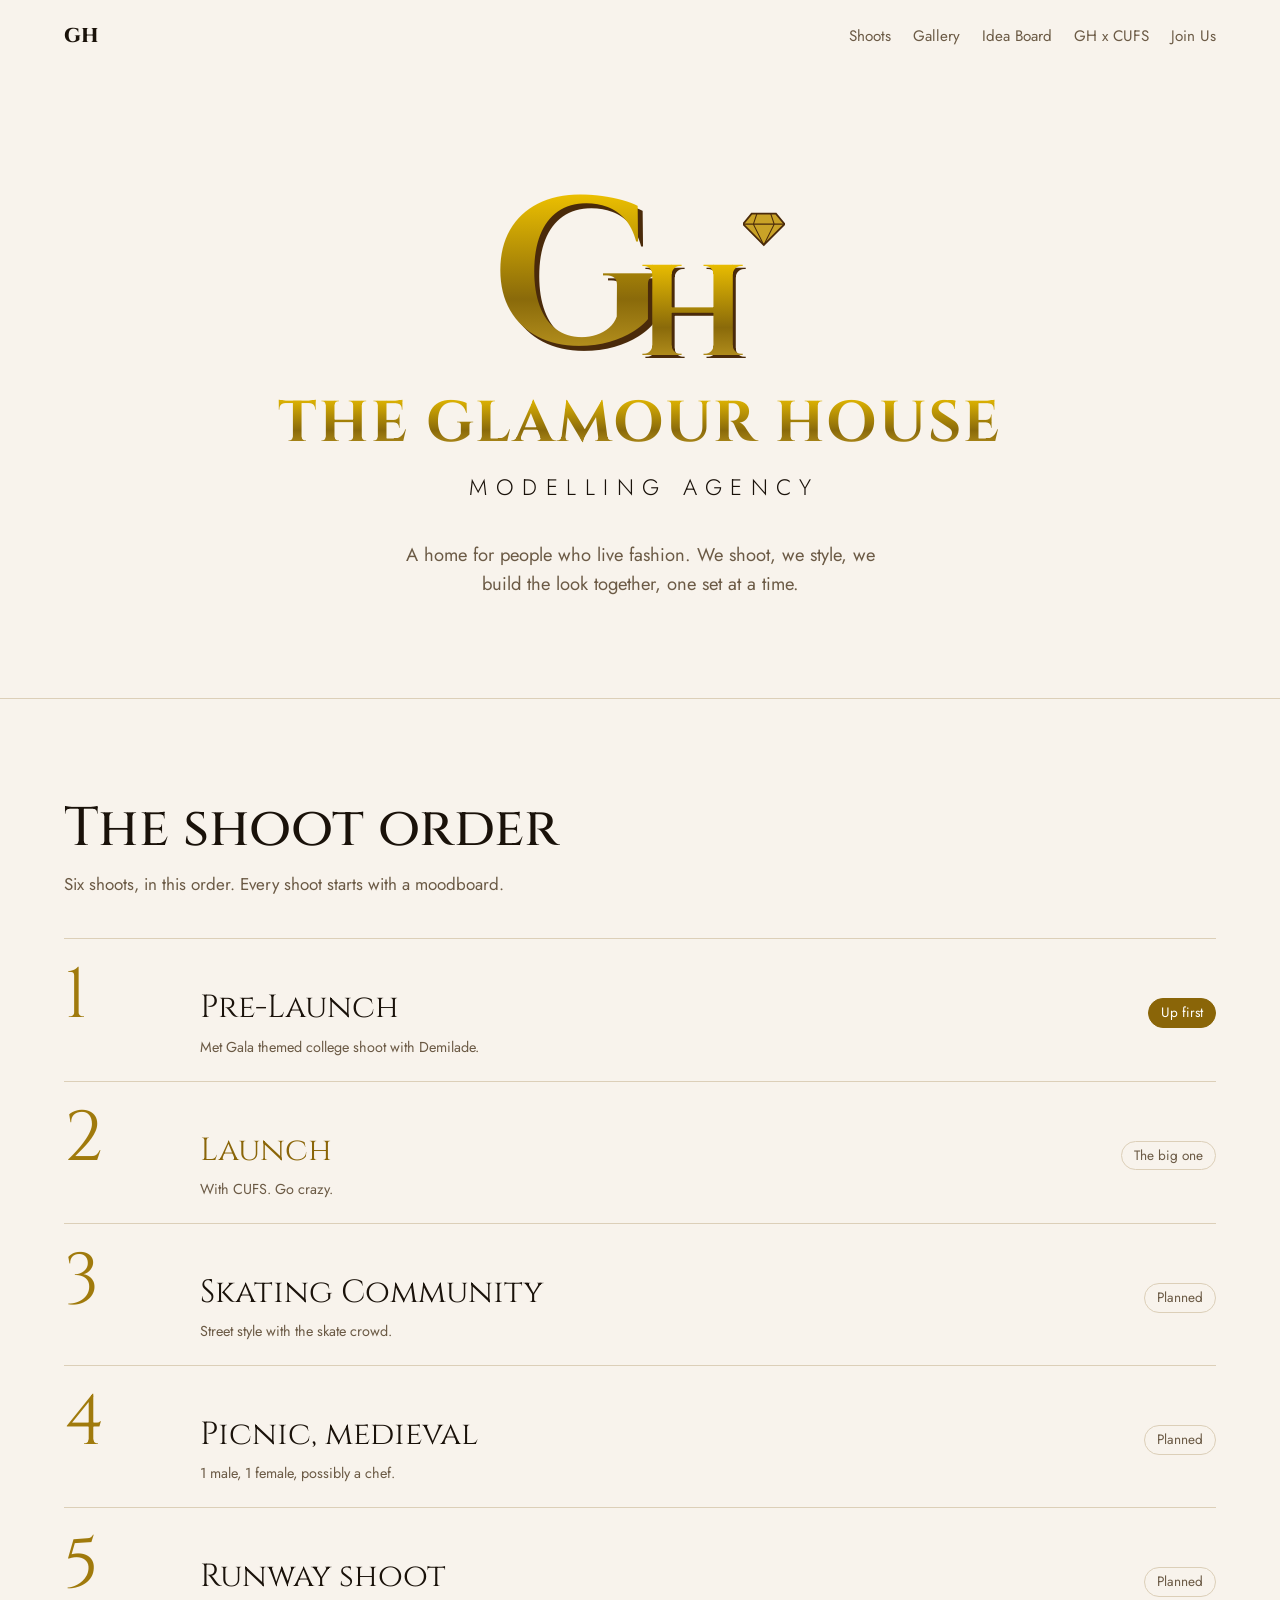
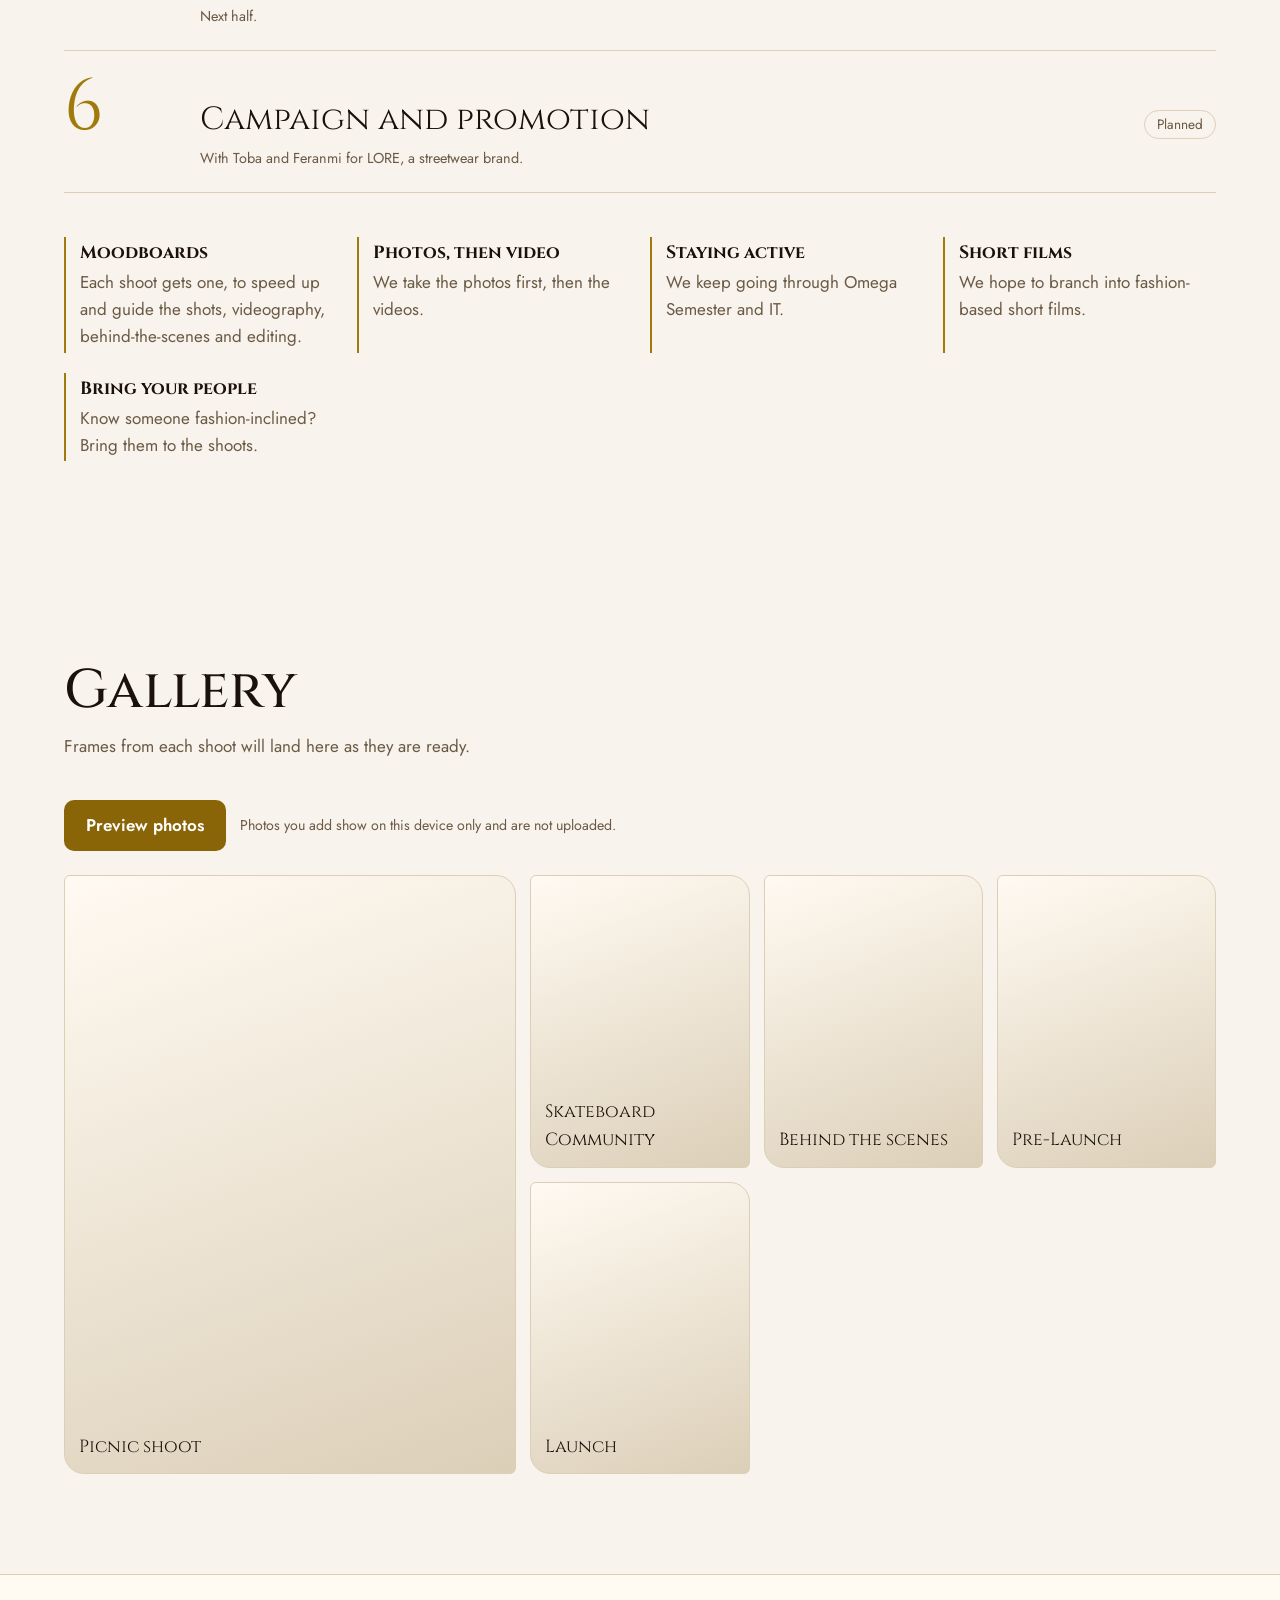
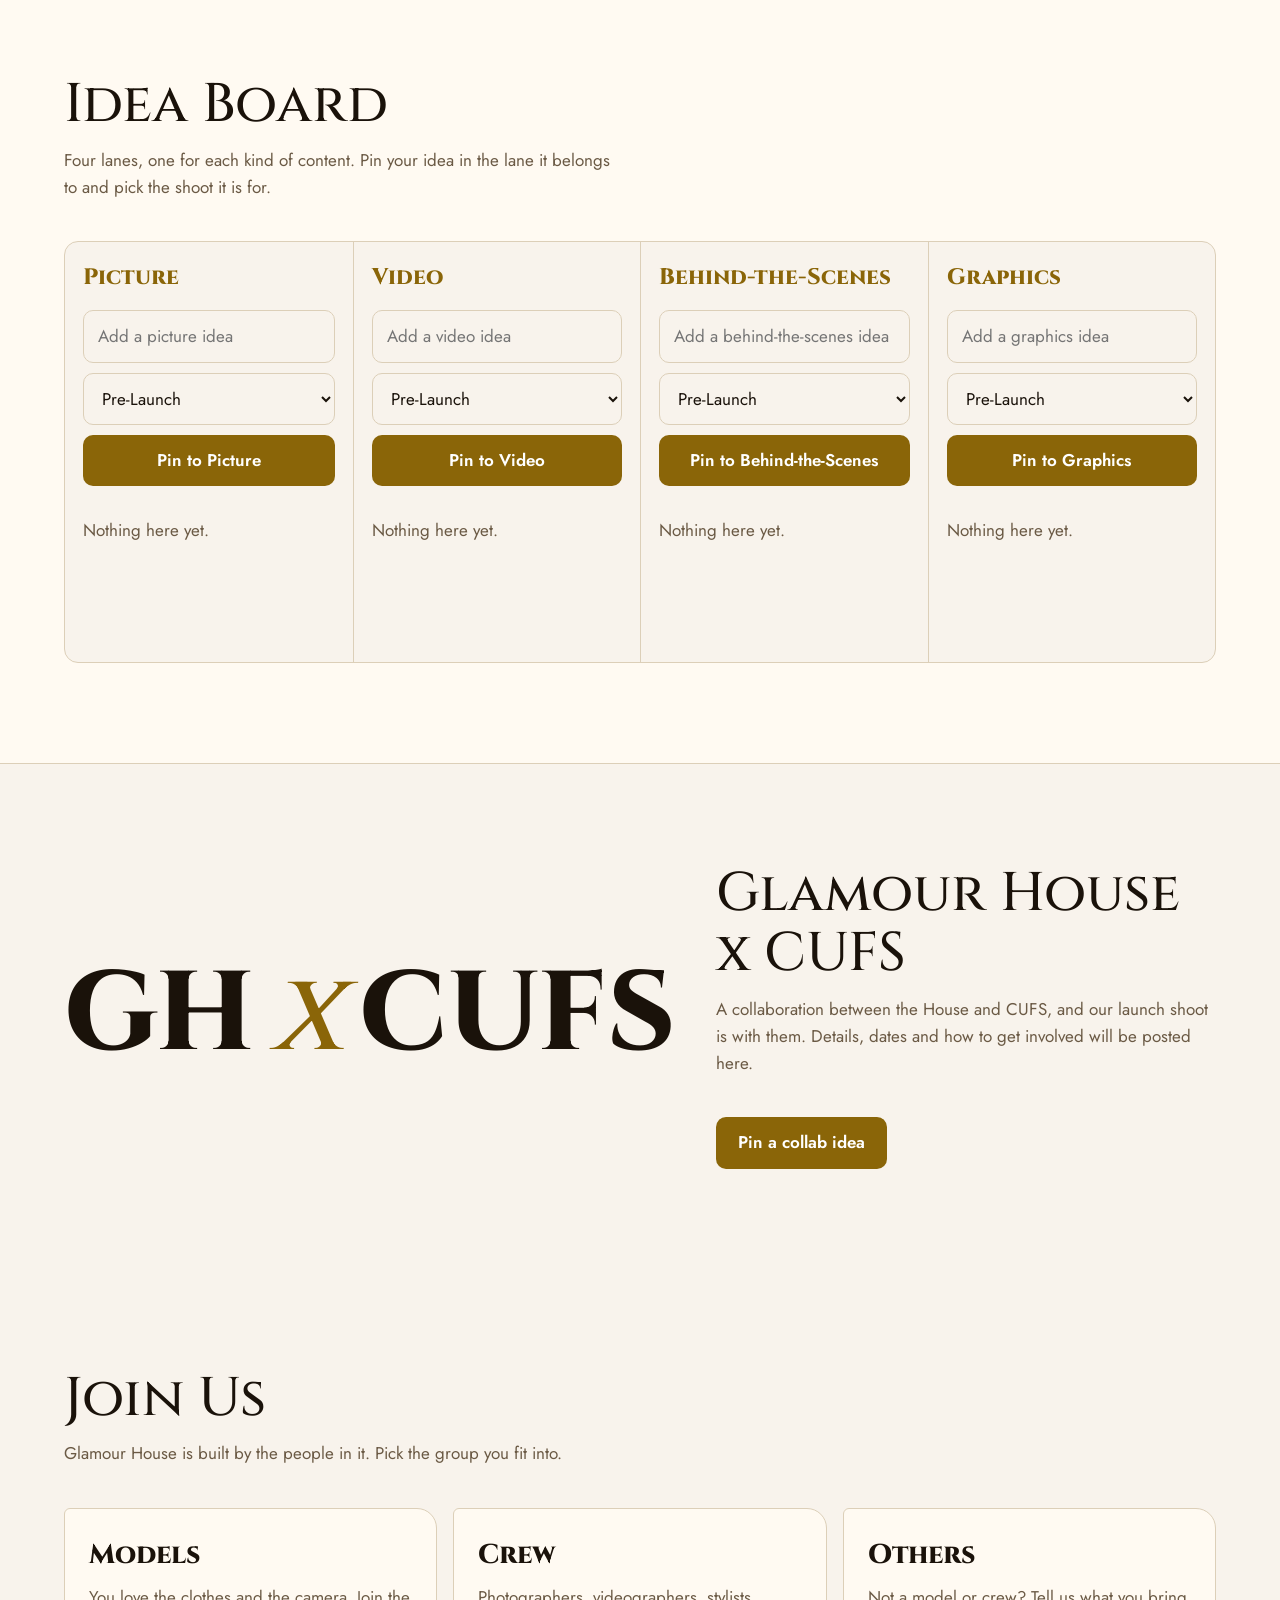
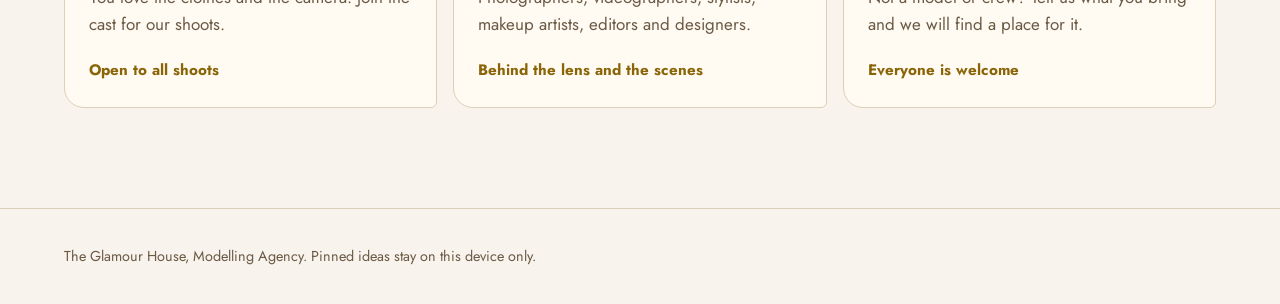
<file: reference.html>
<!DOCTYPE html>
<html lang="en">
<head>
<meta charset="utf-8">
<meta name="viewport" content="width=device-width, initial-scale=1, viewport-fit=cover">
<title>The Glamour House | Modelling Agency</title>
<link rel="preconnect" href="https://fonts.googleapis.com">
<link rel="preconnect" href="https://fonts.gstatic.com" crossorigin>
<link href="https://fonts.googleapis.com/css2?family=Cinzel:wght@500;700&family=Jost:wght@300;400;500&family=Caveat:wght@500;700&display=swap" rel="stylesheet">
<style>
:root{
  --bg:#f8f3ec; --surface:#fffaf2; --ink:#1a120a; --muted:#6b5a45; --accent:#8a6508; --on-accent:#fff; --gold:#a07a0c; --line:#dccfb8; --brown:#4a2a0a; --g1:#8a6a0a; --g2:#f2c500; --g3:#c9a227;
  --serif:'Cinzel','Trajan Pro',Georgia,serif; --sans:'Jost','Optima',system-ui,-apple-system,'Segoe UI',sans-serif;
  color-scheme:light;
  box-sizing:border-box; padding-top:env(safe-area-inset-top,0px); padding-bottom:env(safe-area-inset-bottom,0px);
}
@media (prefers-color-scheme:dark){
  :root:not([data-theme="light"]){--bg:#1a120a;--surface:#271b0f;--ink:#f6ecd9;--muted:#bfae92;--accent:#e8b923;--on-accent:#1a120a;--gold:#e8b923;--line:#4a3a22;--brown:#7a4a14;--g1:#c9a227;--g2:#ffe066;--g3:#e8b923;color-scheme:dark}
}
:root[data-theme="dark"]{--bg:#1a120a;--surface:#271b0f;--ink:#f6ecd9;--muted:#bfae92;--accent:#e8b923;--on-accent:#1a120a;--gold:#e8b923;--line:#4a3a22;--brown:#7a4a14;--g1:#c9a227;--g2:#ffe066;--g3:#e8b923;color-scheme:dark}
*{box-sizing:border-box}
html{scroll-behavior:smooth;scroll-padding-top:env(safe-area-inset-top,0px)}
body{margin:0;background:var(--bg);color:var(--ink);font-family:var(--sans);line-height:1.6;font-size:17px}
a{color:inherit}
:focus-visible{outline:3px solid var(--accent);outline-offset:3px}
nav{display:flex;justify-content:space-between;align-items:center;padding:20px clamp(20px,5vw,64px);gap:16px;flex-wrap:wrap}
nav b{font-family:var(--serif);font-size:1.25rem;font-weight:800}
nav div{display:flex;gap:22px;font-size:.95rem}
nav a{text-decoration:none;color:var(--muted)}
nav a:hover{color:var(--accent)}
.hero{padding:clamp(40px,9vw,120px) clamp(20px,5vw,64px) clamp(48px,8vw,100px);border-bottom:1px solid var(--line)}
.hero{text-align:center}
.mono{position:relative;display:inline-flex;align-items:flex-end;font-family:var(--serif);font-size:clamp(6rem,24vw,13rem);line-height:.9;font-weight:700;padding-right:.2em}
.mono .mg,.mono .mh{display:block;background:linear-gradient(180deg,var(--g2),var(--g1) 60%,var(--g3));-webkit-background-clip:text;background-clip:text;-webkit-text-fill-color:transparent;color:transparent;filter:drop-shadow(.025em .025em 0 var(--brown))}
.mono .mh{font-size:.62em;margin-left:-.22em}
.mono .gem{position:absolute;width:.2em;right:.02em;top:.12em}
.hero h1{font-family:var(--serif);font-weight:700;text-transform:uppercase;font-size:clamp(1.5rem,6.2vw,3.6rem);letter-spacing:.04em;line-height:1.1;margin:18px 0 0;background:linear-gradient(180deg,var(--g2),var(--g1) 60%,var(--g3));-webkit-background-clip:text;background-clip:text;-webkit-text-fill-color:transparent;color:transparent}
.hero .sub{font-weight:300;text-transform:uppercase;letter-spacing:.38em;font-size:clamp(.85rem,2.4vw,1.4rem);color:var(--ink);margin:14px 0 0;padding-left:.38em}
.hero .intro{max-width:46ch;font-size:1.15rem;color:var(--muted);margin:34px auto 0}
section{padding:clamp(48px,8vw,100px) clamp(20px,5vw,64px)}
h2{font-family:var(--serif);font-size:clamp(2rem,5vw,3.4rem);margin:0 0 12px;font-weight:500;line-height:1.1}
.lead{color:var(--muted);max-width:56ch;margin:0 0 40px}
ol.shoots{list-style:none;margin:0;padding:0;border-top:1px solid var(--line)}
ol.shoots li{display:grid;grid-template-columns:clamp(56px,10vw,120px) 1fr auto;align-items:baseline;gap:16px;padding:22px 0;border-bottom:1px solid var(--line)}
.n{font-family:var(--serif);font-size:clamp(2.2rem,6vw,4.4rem);color:var(--gold);line-height:1}
.t{font-family:var(--serif);font-size:clamp(1.3rem,3vw,2rem)}
.t small{display:block;font-family:var(--sans);font-size:.9rem;color:var(--muted);margin-top:2px}
.tag{font-size:.85rem;border:1px solid var(--line);border-radius:99px;padding:3px 12px;color:var(--muted);white-space:nowrap}
li.next .tag{background:var(--accent);border-color:var(--accent);color:var(--on-accent)}
li.launch .t{color:var(--accent)}
.how{list-style:none;margin:44px 0 0;padding:0;display:grid;grid-template-columns:repeat(auto-fit,minmax(220px,1fr));gap:20px}
.how li{border-left:2px solid var(--gold);padding:2px 0 2px 14px;color:var(--muted)}
.how b{display:block;color:var(--ink);font-family:var(--serif);font-size:1.1rem;margin-bottom:2px}
.gallery{display:grid;grid-template-columns:repeat(auto-fill,minmax(200px,1fr));gap:14px}
.tile{position:relative;aspect-ratio:3/4;border:1px solid var(--line);border-radius:6px 20px 6px 20px;overflow:hidden;background:linear-gradient(160deg,var(--surface),var(--line))}
.tile:first-child{grid-column:span 2;grid-row:span 2;aspect-ratio:auto}
.tile img{position:absolute;inset:0;width:100%;height:100%;object-fit:cover}
.tile span{position:absolute;left:14px;bottom:12px;font-family:var(--serif);font-size:1.1rem;color:var(--ink)}
.tile{cursor:pointer}
#lightbox{border:0;padding:0;background:transparent;max-width:min(92vw,900px);width:100%;color:var(--ink)}
#lightbox::backdrop{background:rgba(20,6,26,.78)}
.lb-box{position:relative;background:var(--surface);border:1px solid var(--line);border-radius:6px 24px 6px 24px;padding:14px;max-height:88vh;display:flex;flex-direction:column;gap:10px}
.lb-box img{max-width:100%;max-height:72vh;object-fit:contain;border-radius:4px;align-self:center}
.lb-ph{aspect-ratio:3/4;max-height:72vh;align-self:center;width:min(100%,460px);background:linear-gradient(160deg,var(--surface),var(--line));border-radius:4px;display:flex;align-items:flex-end;padding:20px;font-family:var(--serif);font-size:1.8rem}
.lb-cap{margin:0;font-family:var(--serif);font-size:1.2rem;padding:0 6px}
.lb-close{position:absolute;top:10px;right:10px;background:var(--accent);color:var(--on-accent);border:0;border-radius:99px;padding:8px 16px;font:inherit;font-weight:600;cursor:pointer}
.gtools{display:flex;gap:14px;align-items:center;flex-wrap:wrap;margin-bottom:24px}
.gtools small{color:var(--muted)}
.board{background:var(--surface);border-block:1px solid var(--line)}
.add{display:flex;gap:10px;flex-wrap:wrap;margin-bottom:28px}
.add input,.add select{font:inherit;color:var(--ink);background:var(--bg);border:1px solid var(--line);border-radius:10px;padding:12px 14px}
.add input{flex:1 1 260px}
.add button,.btn{font:inherit;font-weight:600;background:var(--accent);color:var(--on-accent);border:0;border-radius:10px;padding:12px 22px;cursor:pointer}
.add button:hover,.btn:hover{filter:brightness(1.1)}
.lanes{display:grid;grid-template-columns:repeat(4,minmax(0,1fr));border:1px solid var(--line);border-radius:14px;overflow:hidden;background:var(--bg)}
.lane{display:flex;flex-direction:column;gap:14px;padding:18px;min-height:420px;border-left:1px solid var(--line)}
.lane:first-child{border-left:0}
.lane h3{font-family:var(--serif);font-weight:800;font-size:1.4rem;margin:0;color:var(--accent)}
.lane .add{margin:0;flex-direction:column;flex-wrap:nowrap}
.lane .add input,.lane .add select,.lane .add button{width:100%;min-width:0;flex:none}
.notes{display:flex;flex-direction:column;gap:12px}
@media(max-width:1000px){.lanes{grid-template-columns:repeat(2,minmax(0,1fr))}.lane:nth-child(3){border-left:0}.lane:nth-child(n+3){border-top:1px solid var(--line)}}
@media(max-width:560px){.lanes{grid-template-columns:1fr}.lane{border-left:0;border-top:1px solid var(--line);min-height:0}.lane:first-child{border-top:0}}
.note{position:relative;color:#2b1a2e;padding:26px 16px 12px;display:flex;flex-direction:column;gap:10px;min-height:120px;border-radius:2px 2px 14px 2px;box-shadow:0 8px 14px rgba(0,0,0,.22),inset 0 -18px 24px rgba(0,0,0,.05);transition:transform .2s}
.note::before{content:"";position:absolute;top:-9px;left:50%;width:64px;height:20px;margin-left:-32px;background:rgba(255,255,255,.55);box-shadow:0 1px 3px rgba(0,0,0,.15);transform:rotate(-2deg)}
.note:hover{transform:rotate(0deg) scale(1.03)!important}
.c0{background:#ffe66d}.c1{background:#ffb3d1}.c2{background:#b8f0c8}.c3{background:#b7d9ff}.c4{background:#ffd0a6}
.note p{margin:0;flex:1;font-family:'Caveat','Bradley Hand','Comic Sans MS',cursive;font-size:1.5rem;line-height:1.15;overflow-wrap:anywhere}
.note span{font-size:.8rem;color:#5a3a5e;font-weight:600}
.note button{align-self:flex-end;background:none;border:0;color:#5a3a5e;cursor:pointer;font:inherit;font-size:.8rem;text-decoration:underline}
.empty{color:var(--muted)}
.collab{display:grid;gap:40px;grid-template-columns:1fr;align-items:center}
@media(min-width:800px){.collab{grid-template-columns:1.1fr 1fr}}
.x{font-family:var(--serif);font-size:clamp(3rem,10vw,7rem);font-weight:800;line-height:1}
.x i{color:var(--accent);font-weight:500;padding:0 .15em}
.join-grid{display:grid;grid-template-columns:repeat(3,minmax(0,1fr));gap:16px}
.role{background:var(--surface);border:1px solid var(--line);border-radius:6px 20px 6px 20px;padding:24px;display:flex;flex-direction:column;gap:8px}
.role h3{font-family:var(--serif);font-size:1.7rem;margin:0;font-weight:800}
.role p{margin:0;color:var(--muted)}
.role b{color:var(--accent);margin-top:auto;padding-top:12px;font-size:.95rem}
@media(max-width:800px){.join-grid{grid-template-columns:1fr}}
footer{padding:36px clamp(20px,5vw,64px);color:var(--muted);font-size:.9rem;border-top:1px solid var(--line)}
@media(max-width:560px){ol.shoots li{grid-template-columns:48px 1fr}.tag{grid-column:2;justify-self:start}}
@media(prefers-reduced-motion:reduce){html{scroll-behavior:auto}}
</style>
</head>
<body>
<nav>
  <b>GH</b>
  <div><a href="#shoots">Shoots</a><a href="#gallery">Gallery</a><a href="#ideas">Idea Board</a><a href="#cufs">GH x CUFS</a><a href="#join">Join Us</a></div>
</nav>

<header class="hero">
  <div class="mono" aria-hidden="true"><span class="mg">G</span><span class="mh">H</span><svg class="gem" viewBox="0 0 24 20"><path d="M5 1h14l5 6-12 12L0 7z" fill="var(--g3)" stroke="var(--brown)" stroke-width="1"/><path d="M0 7h24M8 1l-2 6 6 12M16 1l2 6-6 12" fill="none" stroke="var(--brown)" stroke-width=".6"/></svg></div>
  <h1>The Glamour House</h1>
  <p class="sub">Modelling Agency</p>
  <p class="intro">A home for people who live fashion. We shoot, we style, we build the look together, one set at a time.</p>
</header>

<section id="shoots">
  <h2>The shoot order</h2>
  <p class="lead">Six shoots, in this order. Every shoot starts with a moodboard.</p>
  <ol class="shoots">
    <li class="next"><span class="n">1</span><span class="t">Pre-Launch<small>Met Gala themed college shoot with Demilade.</small></span><span class="tag">Up first</span></li>
    <li class="launch"><span class="n">2</span><span class="t">Launch<small>With CUFS. Go crazy.</small></span><span class="tag">The big one</span></li>
    <li><span class="n">3</span><span class="t">Skating Community<small>Street style with the skate crowd.</small></span><span class="tag">Planned</span></li>
    <li><span class="n">4</span><span class="t">Picnic, medieval<small>1 male, 1 female, possibly a chef.</small></span><span class="tag">Planned</span></li>
    <li><span class="n">5</span><span class="t">Runway shoot<small>Next half.</small></span><span class="tag">Planned</span></li>
    <li><span class="n">6</span><span class="t">Campaign and promotion<small>With Toba and Feranmi for LORE, a streetwear brand.</small></span><span class="tag">Planned</span></li>
  </ol>
  <ul class="how">
    <li><b>Moodboards</b>Each shoot gets one, to speed up and guide the shots, videography, behind-the-scenes and editing.</li>
    <li><b>Photos, then video</b>We take the photos first, then the videos.</li>
    <li><b>Staying active</b>We keep going through Omega Semester and IT.</li>
    <li><b>Short films</b>We hope to branch into fashion-based short films.</li>
    <li><b>Bring your people</b>Know someone fashion-inclined? Bring them to the shoots.</li>
  </ul>
</section>

<section id="gallery">
  <h2>Gallery</h2>
  <p class="lead">Frames from each shoot will land here as they are ready.</p>
  <div class="gtools">
    <label class="btn" for="gfiles" style="display:inline-block">Preview photos</label>
    <input id="gfiles" type="file" accept="image/*" multiple hidden>
    <small>Photos you add show on this device only and are not uploaded.</small>
  </div>
  <div class="gallery" id="gallery-grid">
    <div class="tile"><span>Picnic shoot</span></div>
    <div class="tile"><span>Skateboard Community</span></div>
    <div class="tile"><span>Behind the scenes</span></div>
    <div class="tile"><span>Pre-Launch</span></div>
    <div class="tile"><span>Launch</span></div>
  </div>
</section>

<section id="ideas" class="board">
  <h2>Idea Board</h2>
  <p class="lead">Four lanes, one for each kind of content. Pin your idea in the lane it belongs to and pick the shoot it is for.</p>
  <div class="lanes" id="lanes"></div>
</section>

<section id="cufs">
  <div class="collab">
    <div class="x">GH<i>x</i>CUFS</div>
    <div>
      <h2>Glamour House x CUFS</h2>
      <p class="lead">A collaboration between the House and CUFS, and our launch shoot is with them. Details, dates and how to get involved will be posted here.</p>
      <a class="btn" href="#ideas" style="text-decoration:none;display:inline-block">Pin a collab idea</a>
    </div>
  </div>
</section>

<section id="join">
  <h2>Join Us</h2>
  <p class="lead">Glamour House is built by the people in it. Pick the group you fit into.</p>
  <div class="join-grid">
    <div class="role"><h3>Models</h3><p>You love the clothes and the camera. Join the cast for our shoots.</p><b>Open to all shoots</b></div>
    <div class="role"><h3>Crew</h3><p>Photographers, videographers, stylists, makeup artists, editors and designers.</p><b>Behind the lens and the scenes</b></div>
    <div class="role"><h3>Others</h3><p>Not a model or crew? Tell us what you bring and we will find a place for it.</p><b>Everyone is welcome</b></div>
  </div>
</section>

<dialog id="lightbox" aria-label="Photo viewer">
  <div class="lb-box"><button class="lb-close" id="lb-close" type="button">Close</button><div id="lb-body"></div><p class="lb-cap" id="lb-cap"></p></div>
</dialog>

<footer>The Glamour House, Modelling Agency. Pinned ideas stay on this device only.</footer>

<script>
/* Idea Board: keeps ideas in memory and mirrors them to localStorage when it is available */
var KEY='gh-ideas', ideas=[];
try{ var saved=localStorage.getItem(KEY); if(saved) ideas=JSON.parse(saved)||[]; }catch(e){ ideas=[]; }
var COLS=['Picture','Video','Behind-the-Scenes','Graphics'];
var SHOOTS=['Pre-Launch','Launch','Skating Community','Picnic, medieval','Runway shoot','Campaign and promotion','Any shoot'];
var lists={}, inputs={}, selects={};
var lanesEl=document.getElementById('lanes');
/* Older ideas saved before the lanes existed go into Picture */
ideas.forEach(function(it){ if(COLS.indexOf(it.col)<0) it.col='Picture'; });
function save(){ try{ localStorage.setItem(KEY, JSON.stringify(ideas)); }catch(e){} }
/* Build the four lanes once, each with its own heading, form and note list */
COLS.forEach(function(col){
  var lane=document.createElement('div'); lane.className='lane';
  var h=document.createElement('h3'); h.textContent=col;
  var form=document.createElement('div'); form.className='add';
  var inp=document.createElement('input'); inp.type='text'; inp.maxLength=200; inp.placeholder='Add a '+col.toLowerCase()+' idea'; inp.setAttribute('aria-label',col+' idea');
  var sel=document.createElement('select'); sel.setAttribute('aria-label','Shoot for '+col+' idea');
  SHOOTS.forEach(function(s){ var o=document.createElement('option'); o.textContent=s; sel.appendChild(o); });
  var btn=document.createElement('button'); btn.type='button'; btn.textContent='Pin to '+col;
  var list=document.createElement('div'); list.className='notes'; list.setAttribute('aria-live','polite');
  btn.onclick=function(){ pin(col); };
  inp.addEventListener('keydown',function(e){ if(e.key==='Enter') pin(col); });
  form.appendChild(inp); form.appendChild(sel); form.appendChild(btn);
  lane.appendChild(h); lane.appendChild(form); lane.appendChild(list); lanesEl.appendChild(lane);
  lists[col]=list; inputs[col]=inp; selects[col]=sel;
});
/* Redraw only the note lists so typing in a lane is never interrupted */
function render(){
  COLS.forEach(function(col){
    var list=lists[col]; list.innerHTML='';
    var mine=ideas.filter(function(it){ return it.col===col; });
    if(!mine.length){
      var p=document.createElement('p'); p.className='empty'; p.textContent='Nothing here yet.'; list.appendChild(p); return;
    }
    mine.forEach(function(it,k){
      var d=document.createElement('div'); d.className='note c'+((it.text.length+k)%5); d.style.transform='rotate('+(((it.text.length%5)-2)*1.4)+'deg)';
      var t=document.createElement('p'); t.textContent=it.text;
      var s=document.createElement('span'); s.textContent=it.shoot;
      var b=document.createElement('button'); b.type='button'; b.textContent='Remove';
      b.onclick=function(){ ideas.splice(ideas.indexOf(it),1); save(); render(); };
      d.appendChild(t); d.appendChild(s); d.appendChild(b); list.appendChild(d);
    });
  });
}
function pin(col){
  var box=inputs[col], v=box.value.trim();
  if(!v){ box.focus(); return; }
  ideas.unshift({text:v, shoot:selects[col].value, col:col});
  box.value=''; save(); render(); box.focus();
}
render();
/* Gallery: photos picked here are shown straight from the device and never uploaded */
document.getElementById('gfiles').addEventListener('change',function(e){
  var grid=document.getElementById('gallery-grid');
  Array.prototype.forEach.call(e.target.files,function(f){
    var tile=document.createElement('div'); tile.className='tile'; tile.tabIndex=0;
    var img=document.createElement('img'); img.alt=f.name; img.src=URL.createObjectURL(f);
    tile.appendChild(img); grid.insertBefore(tile,grid.firstChild);
  });
  e.target.value='';
});
/* Pop-up viewer: clicking (or pressing Enter on) a gallery tile opens it large in a dialog */
var lb=document.getElementById('lightbox'), lbBody=document.getElementById('lb-body'), lbCap=document.getElementById('lb-cap');
var gridEl=document.getElementById('gallery-grid');
Array.prototype.forEach.call(gridEl.children,function(t){ t.tabIndex=0; });
function openTile(tile){
  lbBody.innerHTML='';
  var img=tile.querySelector('img'), label=tile.querySelector('span');
  if(img){
    var big=document.createElement('img'); big.src=img.src; big.alt=img.alt; lbBody.appendChild(big); lbCap.textContent=img.alt;
  } else {
    var ph=document.createElement('div'); ph.className='lb-ph'; ph.textContent=label?label.textContent:''; lbBody.appendChild(ph);
    lbCap.textContent='Photos for this shoot are coming soon.';
  }
  if(lb.showModal) lb.showModal(); else lb.setAttribute('open','');
}
gridEl.addEventListener('click',function(e){ var t=e.target.closest('.tile'); if(t) openTile(t); });
gridEl.addEventListener('keydown',function(e){
  if(e.key==='Enter'||e.key===' '){ var t=e.target.closest('.tile'); if(t){ e.preventDefault(); openTile(t); } }
});
document.getElementById('lb-close').onclick=function(){ lb.close(); };
lb.addEventListener('click',function(e){ if(e.target===lb) lb.close(); });
</script>
</body>
</html>
</file>
